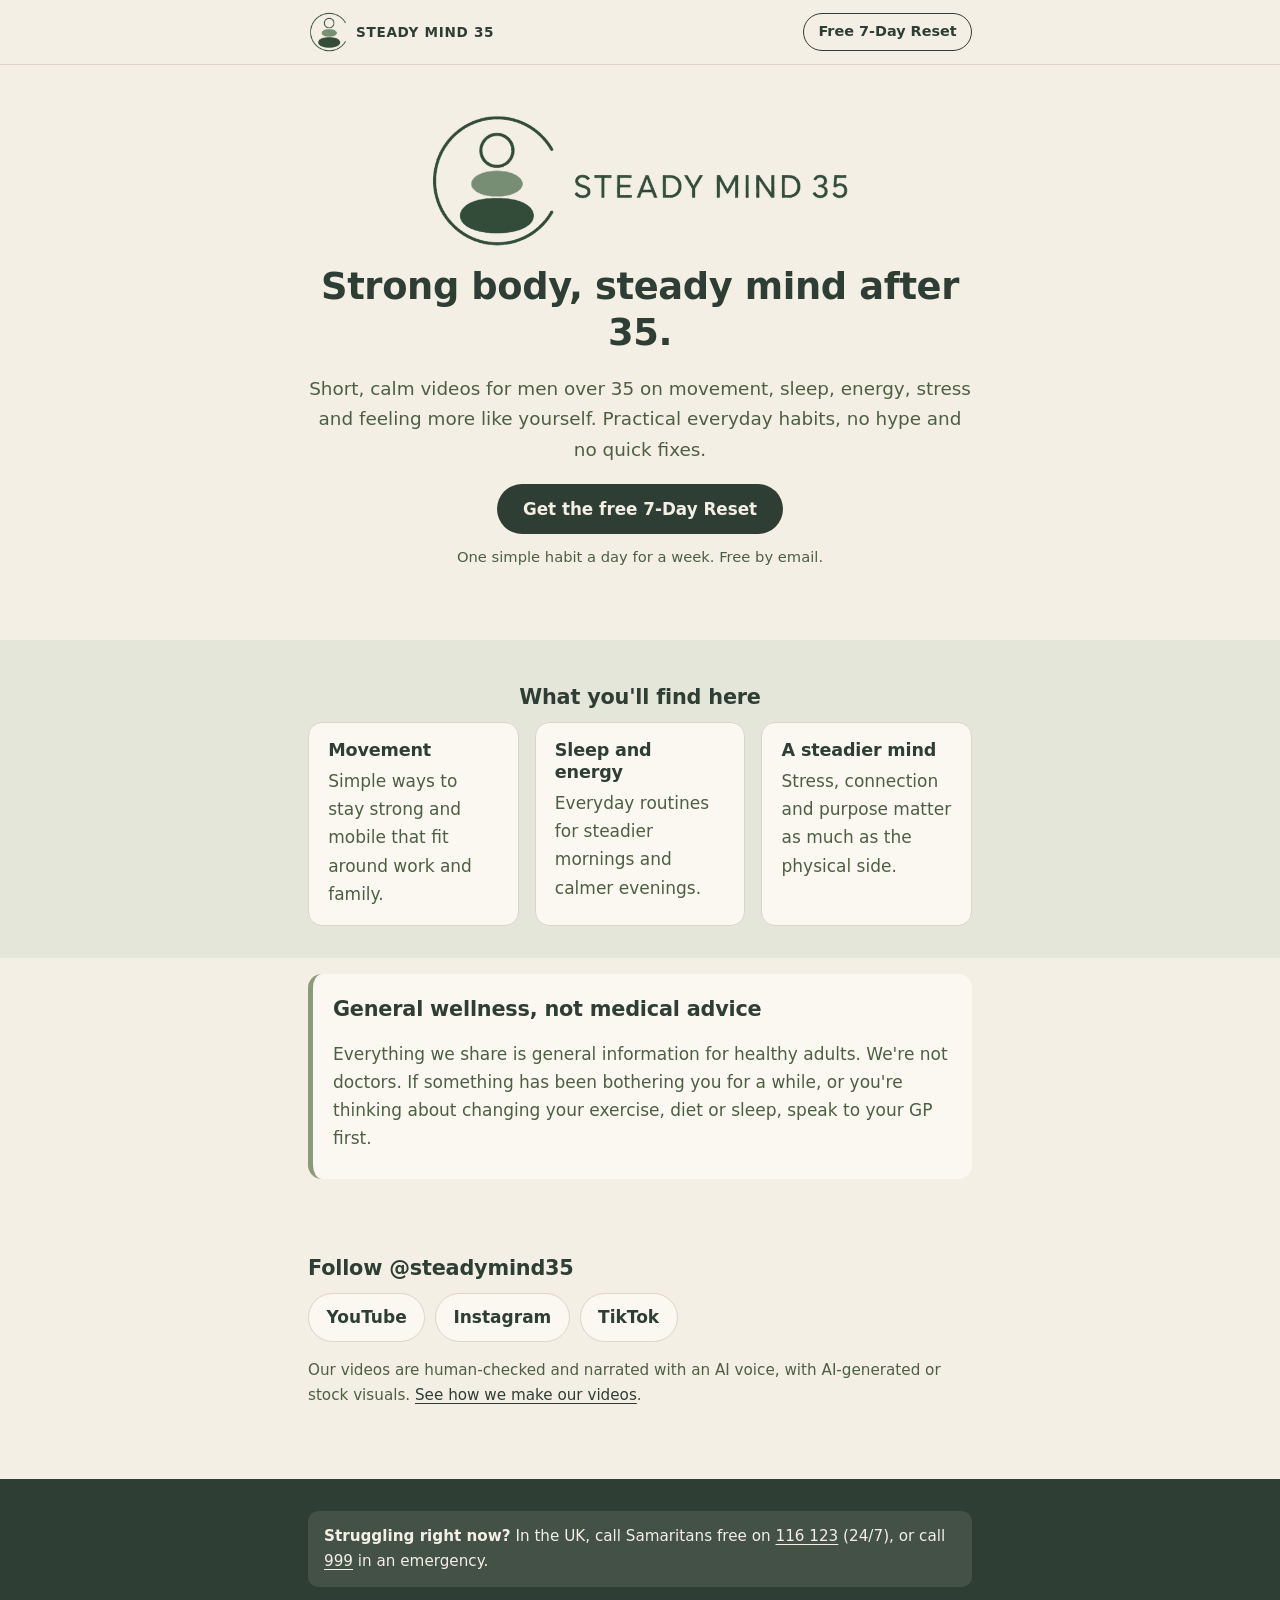
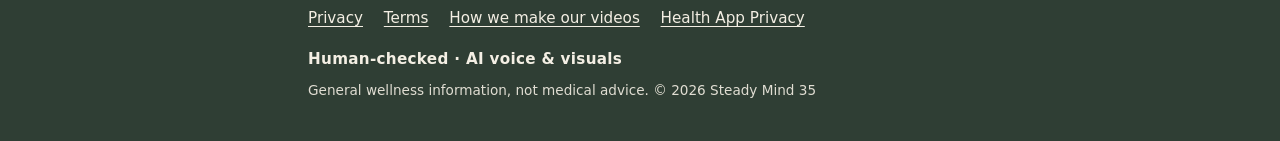
<file: index.html>
<!doctype html>
<html lang="en-GB">
<head>
<meta charset="utf-8">
<meta name="viewport" content="width=device-width, initial-scale=1">
<title>Steady Mind 35: strong body, steady mind after 35</title>
<meta name="description" content="Calm, practical wellness habits for men over 35. Get the free Steady Mind 35 7-Day Reset.">
<link rel="canonical" href="https://steadymind35.com/">
<link rel="icon" href="/favicon.ico?v=2" sizes="any">
<link rel="icon" type="image/png" sizes="32x32" href="/assets/favicon-32.png?v=2">
<link rel="apple-touch-icon" href="/assets/apple-touch-icon.png?v=2">
<meta name="theme-color" content="#2F3E34">
<link rel="stylesheet" href="/assets/style.css">
</head>
<body>
<a class="skip" href="#main">Skip to content</a>
<header class="site-header">
  <div class="wrap header-inner">
    <a class="brand" href="/" aria-label="Steady Mind 35 home"><img src="/assets/logo-mark.png" width="40" height="40" alt=""><span>Steady Mind 35</span></a>
    <a class="header-cta" href="/reset/">Free 7-Day Reset</a>
  </div>
</header>
<main id="main">
<section class="hero">
  <div class="wrap">
    <img class="hero-logo" src="/assets/logo-steady-mind-35.png" width="720" height="231" alt="Steady Mind 35 logo: a body stone and a mind stone balanced inside an open circle">
    <h1>Strong body, steady mind after 35.</h1>
    <p class="lead">Short, calm videos for men over 35 on movement, sleep, energy, stress and feeling more like yourself. Practical everyday habits, no hype and no quick fixes.</p>
    <p><a class="btn" href="/reset/">Get the free 7-Day Reset</a></p>
    <p class="btn-note">One simple habit a day for a week. Free by email.</p>
  </div>
</section>

<section class="band">
  <div class="wrap">
    <h2>What you'll find here</h2>
    <ul class="cards">
      <li><h3>Movement</h3><p>Simple ways to stay strong and mobile that fit around work and family.</p></li>
      <li><h3>Sleep and energy</h3><p>Everyday routines for steadier mornings and calmer evenings.</p></li>
      <li><h3>A steadier mind</h3><p>Stress, connection and purpose matter as much as the physical side.</p></li>
    </ul>
  </div>
</section>

<section class="wrap section">
  <div class="note">
    <h2>General wellness, not medical advice</h2>
    <p>Everything we share is general information for healthy adults. We're not doctors. If something has been bothering you for a while, or you're thinking about changing your exercise, diet or sleep, speak to your GP first.</p>
  </div>
</section>

<section class="wrap section">
  <h2>Follow @steadymind35</h2>
  <ul class="platforms">
    <li><a href="https://www.youtube.com/@steadymind35" rel="noopener">YouTube</a></li>
    <li><a href="https://www.instagram.com/steadymind35" rel="noopener">Instagram</a></li>
    <li><a href="https://www.tiktok.com/@steadymind35" rel="noopener">TikTok</a></li>
  </ul>
  <p class="muted">Our videos are human-checked and narrated with an AI voice, with AI-generated or stock visuals. <a href="/how-we-make-our-videos/">See how we make our videos</a>.</p>
</section>
</main>
<footer class="site-footer">
  <div class="wrap">
    <p class="crisis"><strong>Struggling right now?</strong> In the UK, call Samaritans free on <a href="tel:116123">116&nbsp;123</a> (24/7), or call <a href="tel:999">999</a> in an emergency.</p>
    <nav aria-label="Footer">
      <ul class="footer-links">
        <li><a href="/privacy/">Privacy</a></li>
        <li><a href="/terms/">Terms</a></li>
        <li><a href="/how-we-make-our-videos/">How we make our videos</a></li>
        <li><a href="/health-app-privacy/">Health App Privacy</a></li>
      </ul>
    </nav>
    <p class="made">Human-checked · AI voice &amp; visuals</p>
    <p class="small">General wellness information, not medical advice. © 2026 Steady Mind 35</p>
  </div>
</footer>
<script>
  window.goatcounter = {
    path: function () { return location.pathname || '/'; }
  };
</script>
<script data-goatcounter="https://steadymind35.goatcounter.com/count"
        async src="https://gc.zgo.at/count.js"
        crossorigin="anonymous"></script>
</body>
</html>
</file>
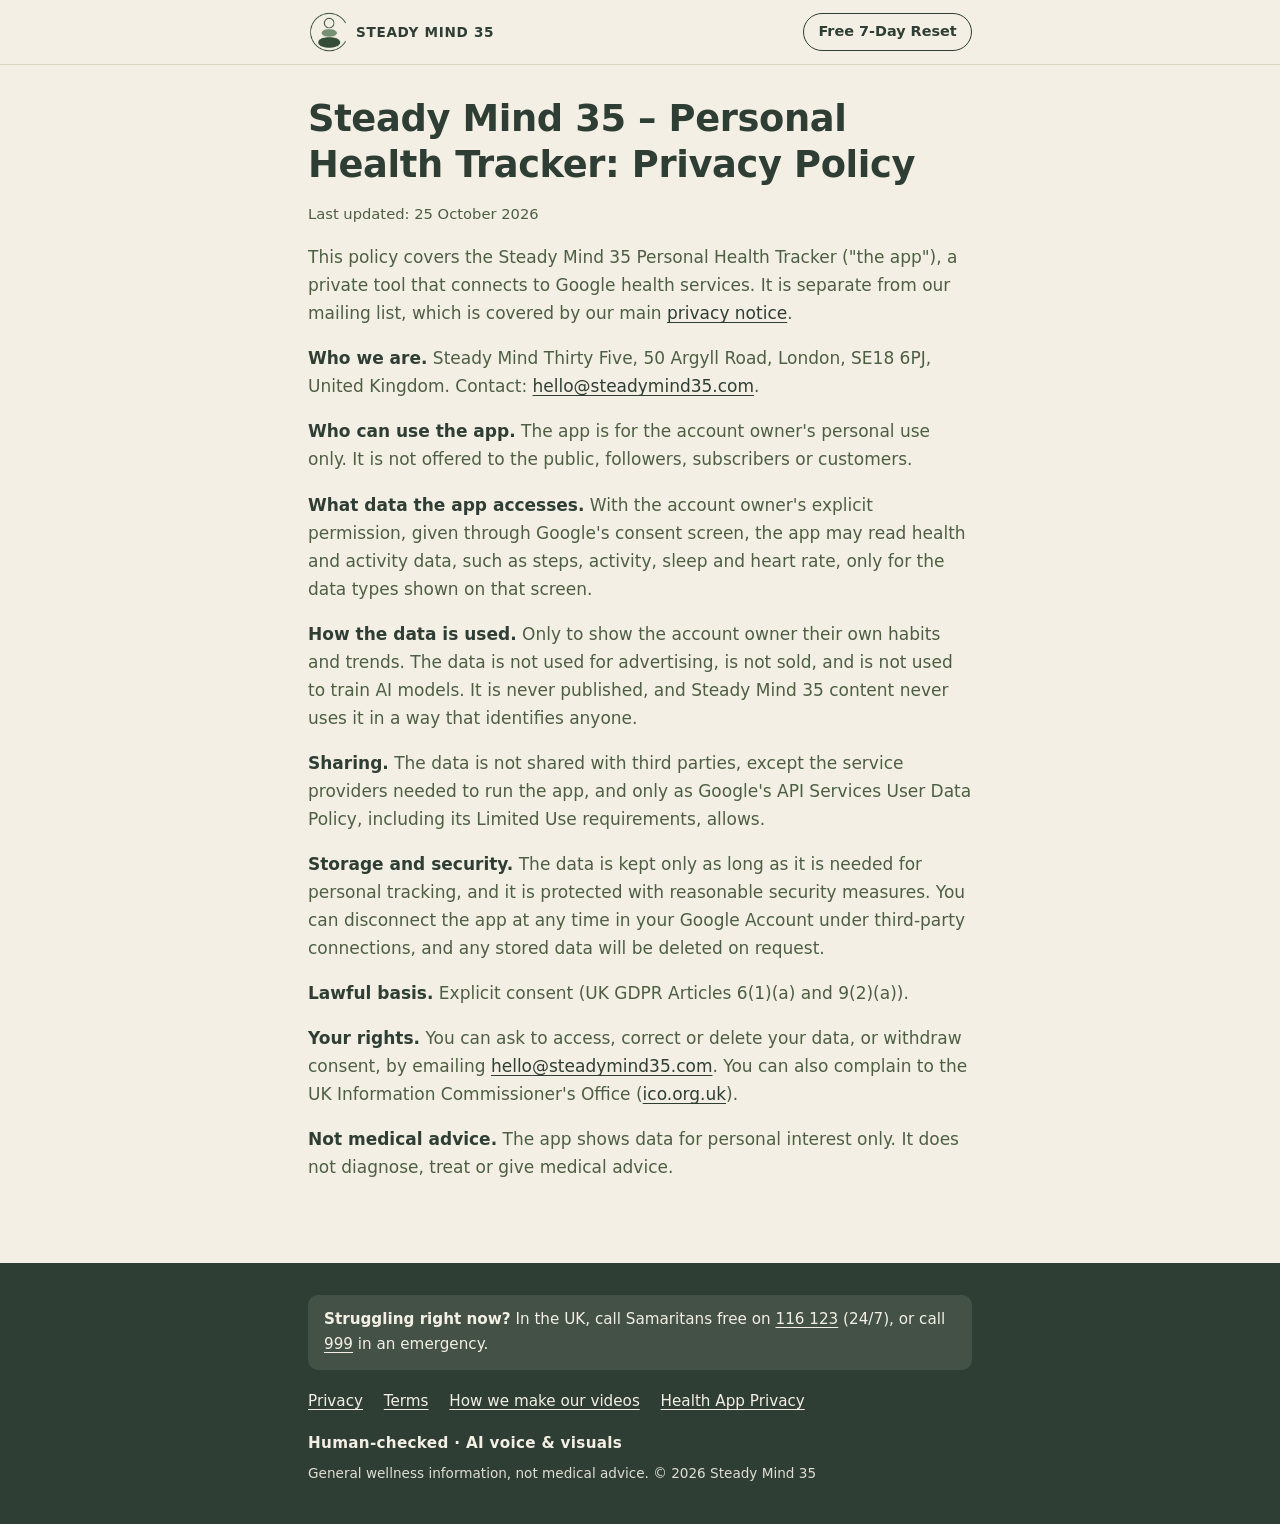
<file: health-app-privacy/index.html>
<!doctype html>
<html lang="en-GB">
<head>
<meta charset="utf-8">
<meta name="viewport" content="width=device-width, initial-scale=1">
<title>Steady Mind 35 – Personal Health Tracker: Privacy Policy</title>
<meta name="description" content="Privacy policy for the private Steady Mind 35 Personal Health Tracker app.">
<link rel="canonical" href="https://steadymind35.com/health-app-privacy/">
<link rel="icon" href="/favicon.ico?v=2" sizes="any">
<link rel="icon" type="image/png" sizes="32x32" href="/assets/favicon-32.png?v=2">
<link rel="apple-touch-icon" href="/assets/apple-touch-icon.png?v=2">
<meta name="theme-color" content="#2F3E34">
<link rel="stylesheet" href="/assets/style.css">
</head>
<body>
<a class="skip" href="#main">Skip to content</a>
<header class="site-header">
  <div class="wrap header-inner">
    <a class="brand" href="/" aria-label="Steady Mind 35 home"><img src="/assets/logo-mark.png" width="40" height="40" alt=""><span>Steady Mind 35</span></a>
    <a class="header-cta" href="/reset/">Free 7-Day Reset</a>
  </div>
</header>
<main id="main">
<article class="wrap prose">
<h1>Steady Mind 35 – Personal Health Tracker: Privacy Policy</h1>
<p class="updated">Last updated: 25 October 2026</p>
<p>This policy covers the Steady Mind 35 Personal Health Tracker ("the app"), a private tool that connects to Google health services. It is separate from our mailing list, which is covered by our main <a href="/privacy/">privacy notice</a>.</p>
<p><strong>Who we are.</strong> Steady Mind Thirty Five, 50 Argyll Road, London, SE18 6PJ, United Kingdom. Contact: <a href="mailto:hello@steadymind35.com">hello@steadymind35.com</a>.</p>
<p><strong>Who can use the app.</strong> The app is for the account owner's personal use only. It is not offered to the public, followers, subscribers or customers.</p>
<p><strong>What data the app accesses.</strong> With the account owner's explicit permission, given through Google's consent screen, the app may read health and activity data, such as steps, activity, sleep and heart rate, only for the data types shown on that screen.</p>
<p><strong>How the data is used.</strong> Only to show the account owner their own habits and trends. The data is not used for advertising, is not sold, and is not used to train AI models. It is never published, and Steady Mind 35 content never uses it in a way that identifies anyone.</p>
<p><strong>Sharing.</strong> The data is not shared with third parties, except the service providers needed to run the app, and only as Google's API Services User Data Policy, including its Limited Use requirements, allows.</p>
<p><strong>Storage and security.</strong> The data is kept only as long as it is needed for personal tracking, and it is protected with reasonable security measures. You can disconnect the app at any time in your Google Account under third-party connections, and any stored data will be deleted on request.</p>
<p><strong>Lawful basis.</strong> Explicit consent (UK GDPR Articles 6(1)(a) and 9(2)(a)).</p>
<p><strong>Your rights.</strong> You can ask to access, correct or delete your data, or withdraw consent, by emailing <a href="mailto:hello@steadymind35.com">hello@steadymind35.com</a>. You can also complain to the UK Information Commissioner's Office (<a href="https://ico.org.uk/" rel="noopener">ico.org.uk</a>).</p>
<p><strong>Not medical advice.</strong> The app shows data for personal interest only. It does not diagnose, treat or give medical advice.</p>
</article>
</main>
<footer class="site-footer">
  <div class="wrap">
    <p class="crisis"><strong>Struggling right now?</strong> In the UK, call Samaritans free on <a href="tel:116123">116&nbsp;123</a> (24/7), or call <a href="tel:999">999</a> in an emergency.</p>
    <nav aria-label="Footer">
      <ul class="footer-links">
        <li><a href="/privacy/">Privacy</a></li>
        <li><a href="/terms/">Terms</a></li>
        <li><a href="/how-we-make-our-videos/">How we make our videos</a></li>
        <li><a href="/health-app-privacy/">Health App Privacy</a></li>
      </ul>
    </nav>
    <p class="made">Human-checked · AI voice &amp; visuals</p>
    <p class="small">General wellness information, not medical advice. © 2026 Steady Mind 35</p>
  </div>
</footer>
<script>
  window.goatcounter = {
    path: function () { return location.pathname || '/'; }
  };
</script>
<script data-goatcounter="https://steadymind35.goatcounter.com/count"
        async src="https://gc.zgo.at/count.js"
        crossorigin="anonymous"></script>
</body>
</html>
</file>
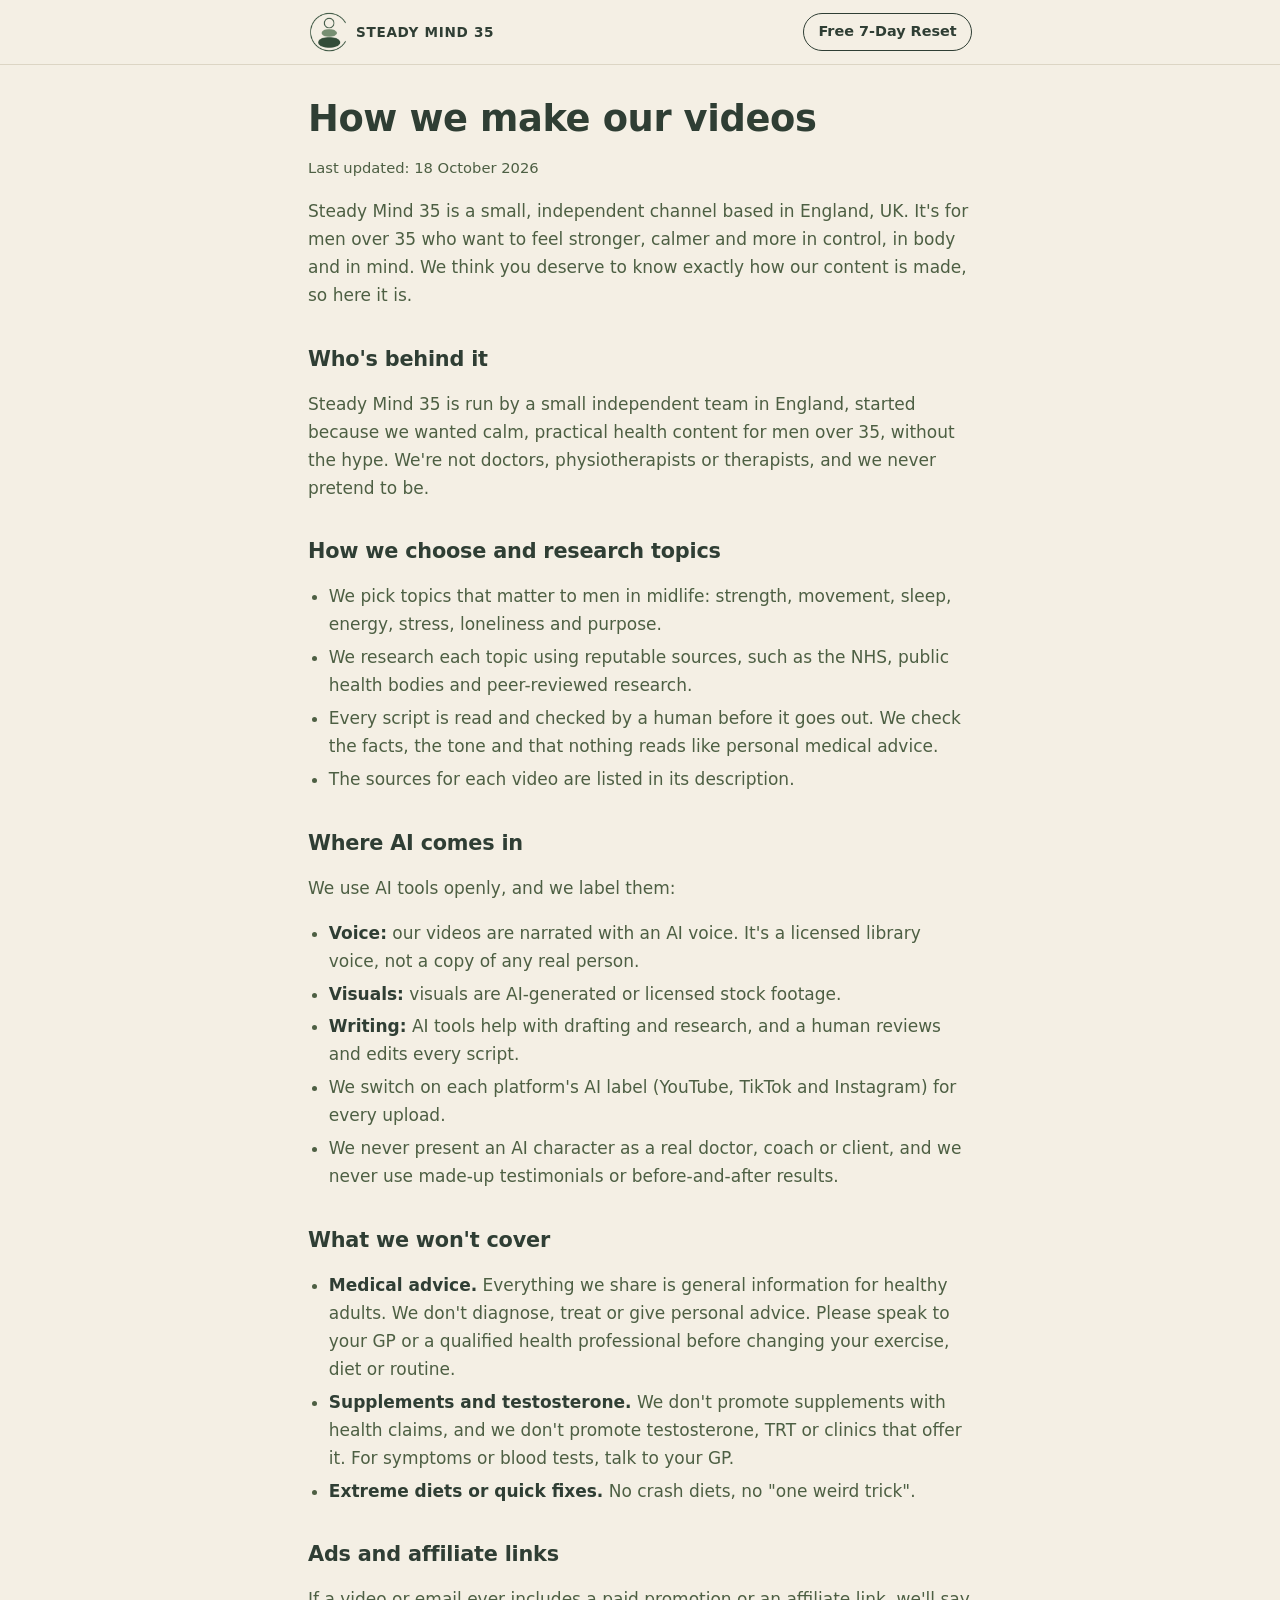
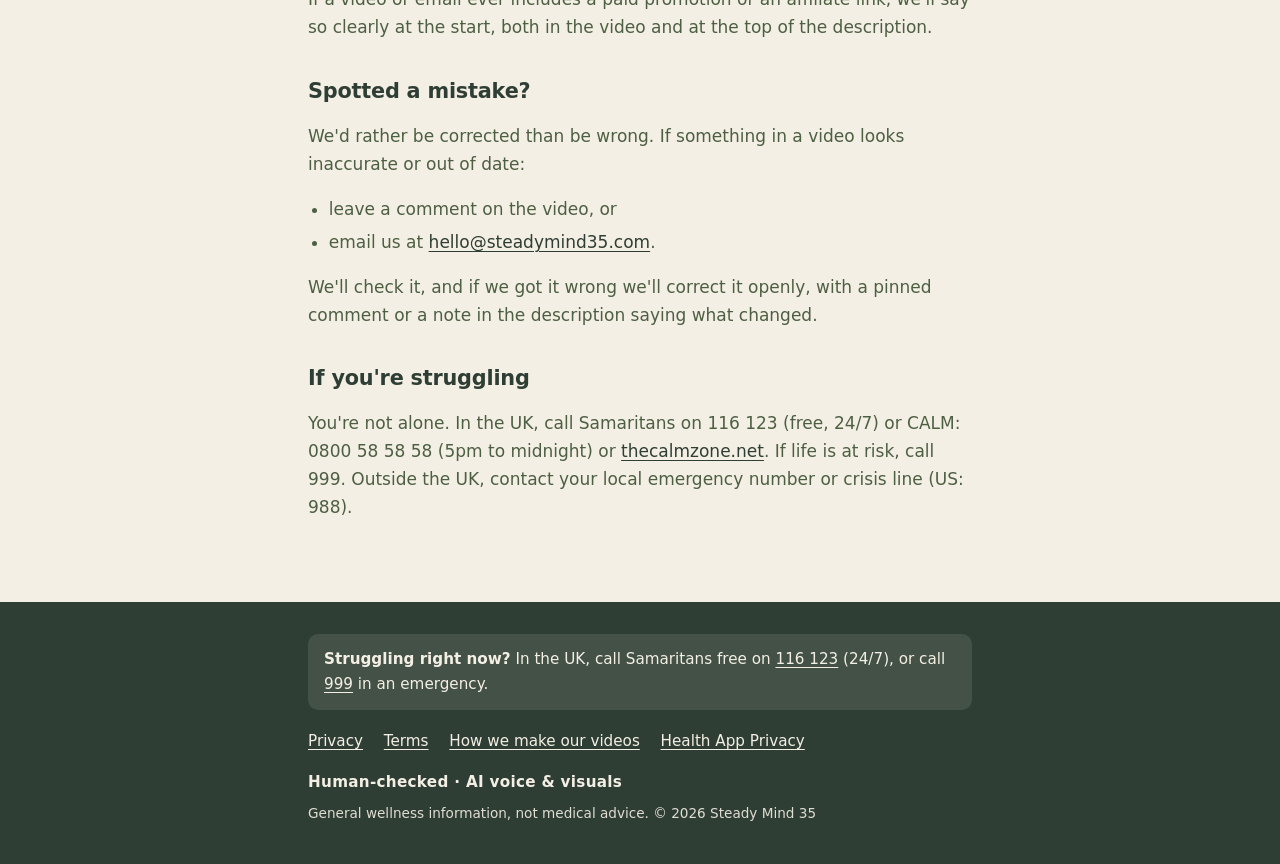
<file: how-we-make-our-videos/index.html>
<!doctype html>
<html lang="en-GB">
<head>
<meta charset="utf-8">
<meta name="viewport" content="width=device-width, initial-scale=1">
<title>How we make our videos | Steady Mind 35</title>
<meta name="description" content="How Steady Mind 35 researches, checks and makes its videos, and where AI comes in.">
<link rel="canonical" href="https://steadymind35.com/how-we-make-our-videos/">
<link rel="icon" href="/favicon.ico?v=2" sizes="any">
<link rel="icon" type="image/png" sizes="32x32" href="/assets/favicon-32.png?v=2">
<link rel="apple-touch-icon" href="/assets/apple-touch-icon.png?v=2">
<meta name="theme-color" content="#2F3E34">
<link rel="stylesheet" href="/assets/style.css">
</head>
<body>
<a class="skip" href="#main">Skip to content</a>
<header class="site-header">
  <div class="wrap header-inner">
    <a class="brand" href="/" aria-label="Steady Mind 35 home"><img src="/assets/logo-mark.png" width="40" height="40" alt=""><span>Steady Mind 35</span></a>
    <a class="header-cta" href="/reset/">Free 7-Day Reset</a>
  </div>
</header>
<main id="main">
<article class="wrap prose">
<h1>How we make our videos</h1>
<p class="updated">Last updated: 18 October 2026</p>
<p>Steady Mind 35 is a small, independent channel based in England, UK. It's for men over 35 who want to feel stronger, calmer and more in control, in body and in mind. We think you deserve to know exactly how our content is made, so here it is.</p>
<h2>Who's behind it</h2>
<p>Steady Mind 35 is run by a small independent team in England, started because we wanted calm, practical health content for men over 35, without the hype. We're not doctors, physiotherapists or therapists, and we never pretend to be.</p>
<h2>How we choose and research topics</h2>
<ul>
<li>We pick topics that matter to men in midlife: strength, movement, sleep, energy, stress, loneliness and purpose.</li>
<li>We research each topic using reputable sources, such as the NHS, public health bodies and peer-reviewed research.</li>
<li>Every script is read and checked by a human before it goes out. We check the facts, the tone and that nothing reads like personal medical advice.</li>
<li>The sources for each video are listed in its description.</li>
</ul>
<h2>Where AI comes in</h2>
<p>We use AI tools openly, and we label them:</p>
<ul>
<li><strong>Voice:</strong> our videos are narrated with an AI voice. It's a licensed library voice, not a copy of any real person.</li>
<li><strong>Visuals:</strong> visuals are AI-generated or licensed stock footage.</li>
<li><strong>Writing:</strong> AI tools help with drafting and research, and a human reviews and edits every script.</li>
<li>We switch on each platform's AI label (YouTube, TikTok and Instagram) for every upload.</li>
<li>We never present an AI character as a real doctor, coach or client, and we never use made-up testimonials or before-and-after results.</li>
</ul>
<h2>What we won't cover</h2>
<ul>
<li><strong>Medical advice.</strong> Everything we share is general information for healthy adults. We don't diagnose, treat or give personal advice. Please speak to your GP or a qualified health professional before changing your exercise, diet or routine.</li>
<li><strong>Supplements and testosterone.</strong> We don't promote supplements with health claims, and we don't promote testosterone, TRT or clinics that offer it. For symptoms or blood tests, talk to your GP.</li>
<li><strong>Extreme diets or quick fixes.</strong> No crash diets, no "one weird trick".</li>
</ul>
<h2>Ads and affiliate links</h2>
<p>If a video or email ever includes a paid promotion or an affiliate link, we'll say so clearly at the start, both in the video and at the top of the description.</p>
<h2>Spotted a mistake?</h2>
<p>We'd rather be corrected than be wrong. If something in a video looks inaccurate or out of date:</p>
<ul>
<li>leave a comment on the video, or</li>
<li>email us at <a href="mailto:hello@steadymind35.com">hello@steadymind35.com</a>.</li>
</ul>
<p>We'll check it, and if we got it wrong we'll correct it openly, with a pinned comment or a note in the description saying what changed.</p>
<h2>If you're struggling</h2>
<p>You're not alone. In the UK, call Samaritans on 116 123 (free, 24/7) or CALM: 0800 58 58 58 (5pm to midnight) or <a href="https://www.thecalmzone.net/" rel="noopener">thecalmzone.net</a>. If life is at risk, call 999. Outside the UK, contact your local emergency number or crisis line (US: 988).</p>
</article>
</main>
<footer class="site-footer">
  <div class="wrap">
    <p class="crisis"><strong>Struggling right now?</strong> In the UK, call Samaritans free on <a href="tel:116123">116&nbsp;123</a> (24/7), or call <a href="tel:999">999</a> in an emergency.</p>
    <nav aria-label="Footer">
      <ul class="footer-links">
        <li><a href="/privacy/">Privacy</a></li>
        <li><a href="/terms/">Terms</a></li>
        <li><a href="/how-we-make-our-videos/">How we make our videos</a></li>
        <li><a href="/health-app-privacy/">Health App Privacy</a></li>
      </ul>
    </nav>
    <p class="made">Human-checked · AI voice &amp; visuals</p>
    <p class="small">General wellness information, not medical advice. © 2026 Steady Mind 35</p>
  </div>
</footer>
<script>
  window.goatcounter = {
    path: function () { return location.pathname || '/'; }
  };
</script>
<script data-goatcounter="https://steadymind35.goatcounter.com/count"
        async src="https://gc.zgo.at/count.js"
        crossorigin="anonymous"></script>
</body>
</html>
</file>
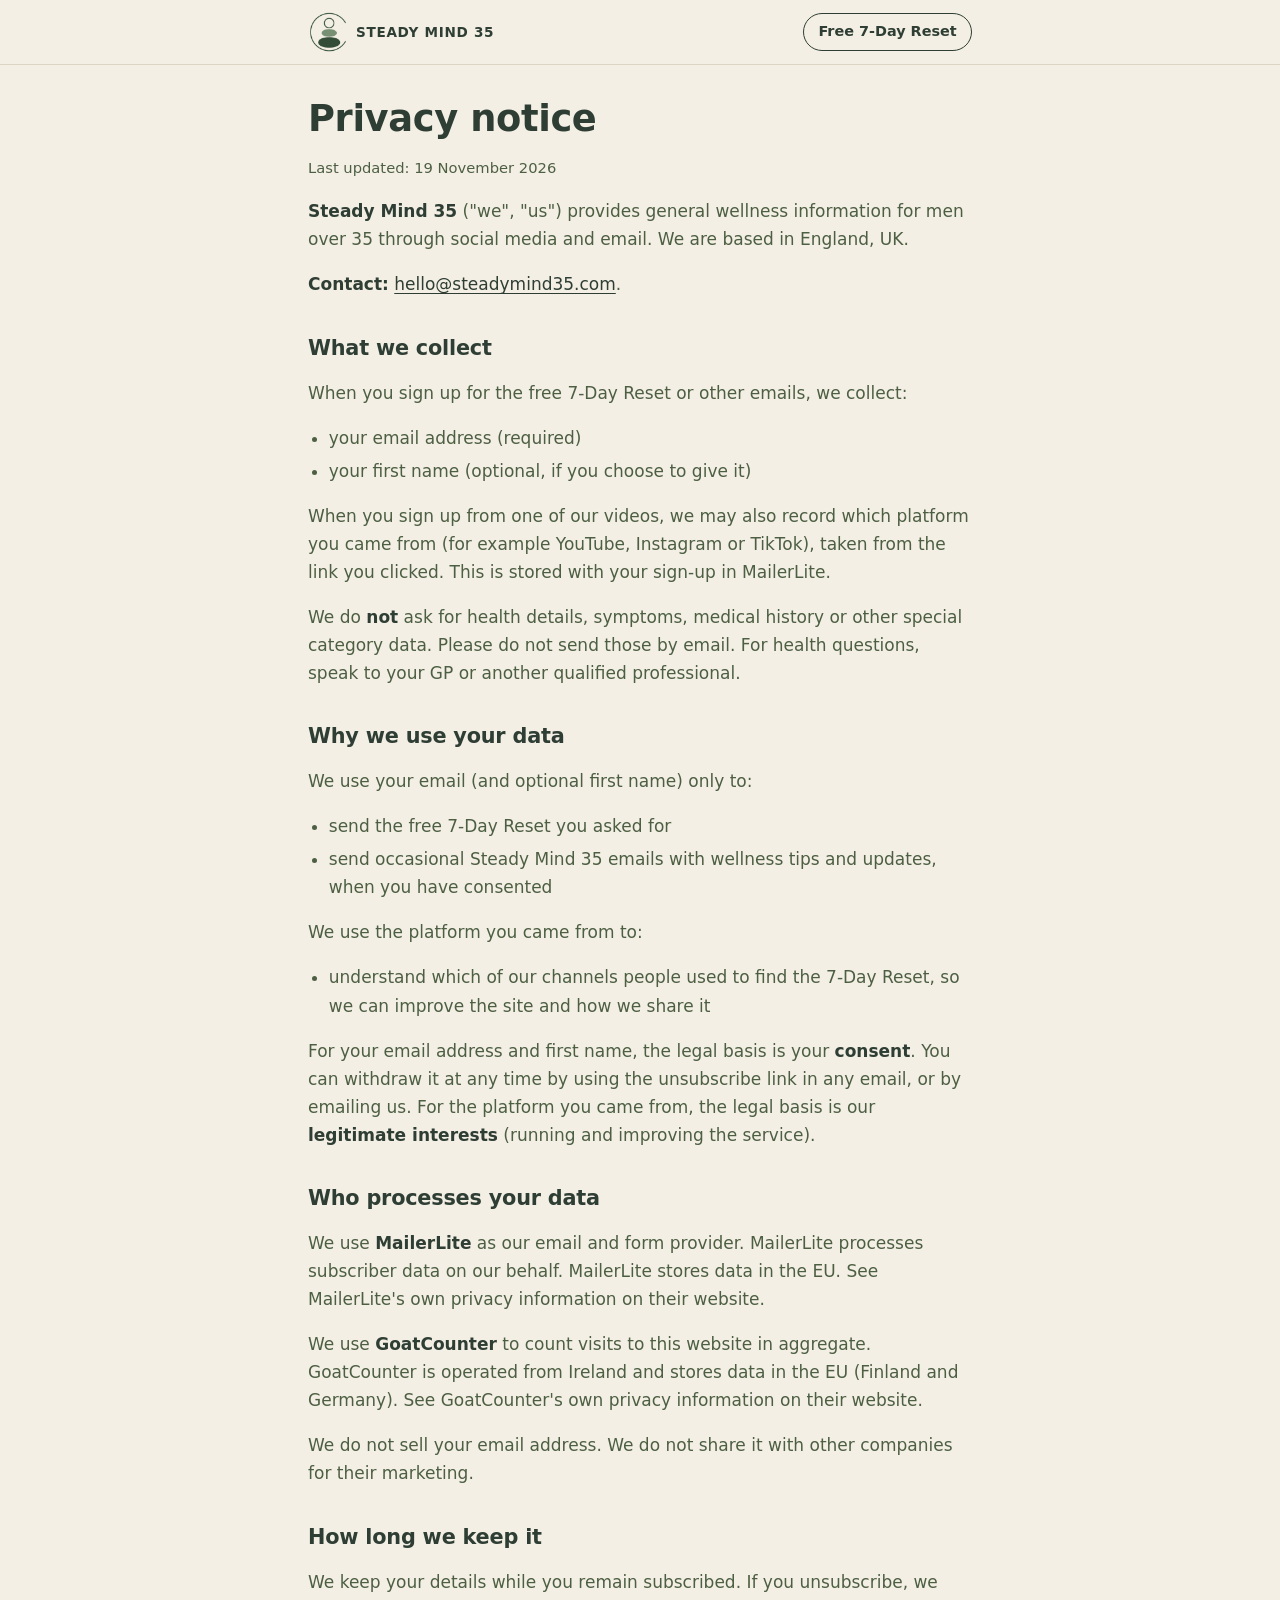
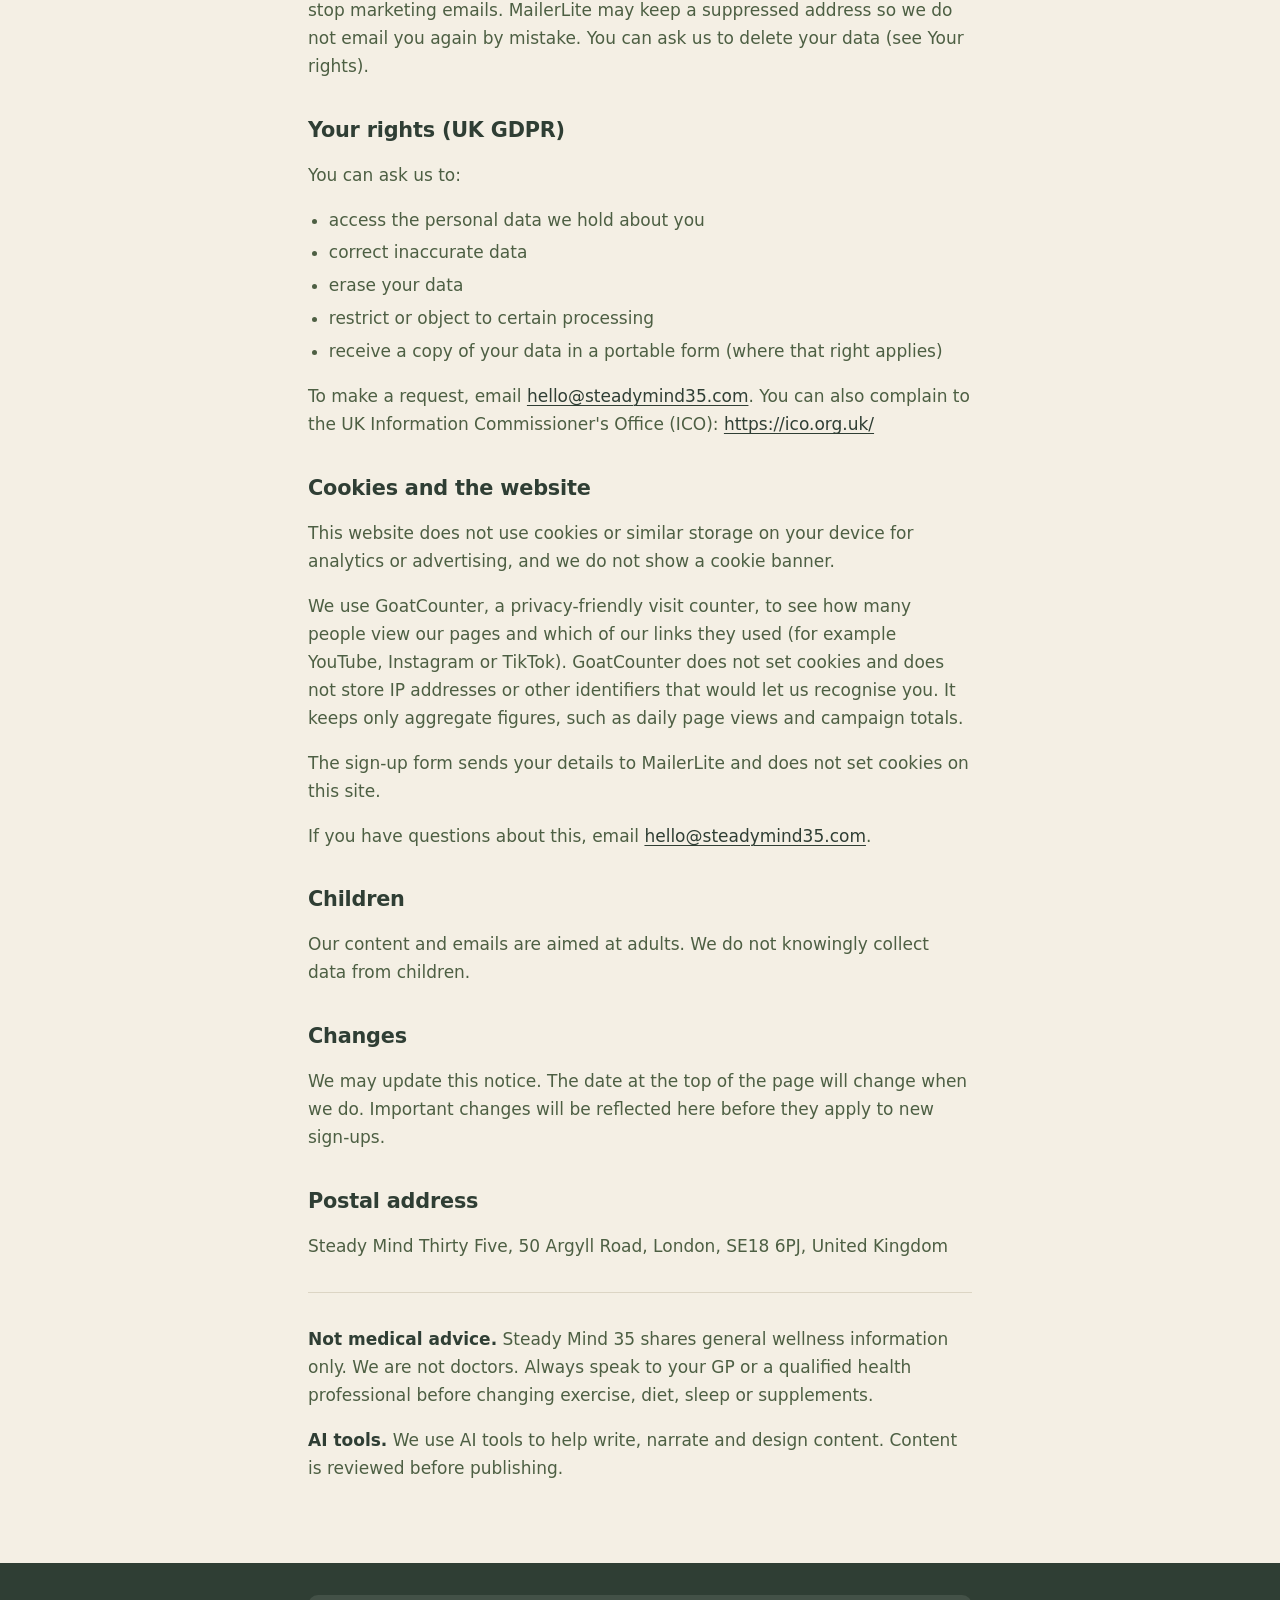
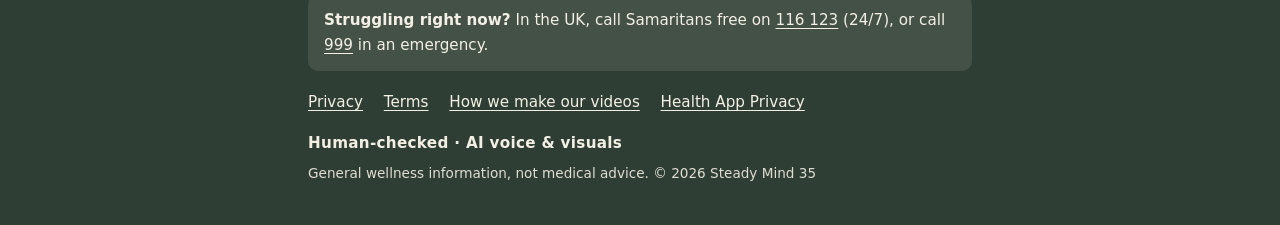
<file: privacy/index.html>
<!doctype html>
<html lang="en-GB">
<head>
<meta charset="utf-8">
<meta name="viewport" content="width=device-width, initial-scale=1">
<title>Privacy notice | Steady Mind 35</title>
<meta name="description" content="How Steady Mind 35 uses your data when you sign up for emails.">
<link rel="canonical" href="https://steadymind35.com/privacy/">
<link rel="icon" href="/favicon.ico?v=2" sizes="any">
<link rel="icon" type="image/png" sizes="32x32" href="/assets/favicon-32.png?v=2">
<link rel="apple-touch-icon" href="/assets/apple-touch-icon.png?v=2">
<meta name="theme-color" content="#2F3E34">
<link rel="stylesheet" href="/assets/style.css">
</head>
<body>
<a class="skip" href="#main">Skip to content</a>
<header class="site-header">
  <div class="wrap header-inner">
    <a class="brand" href="/" aria-label="Steady Mind 35 home"><img src="/assets/logo-mark.png" width="40" height="40" alt=""><span>Steady Mind 35</span></a>
    <a class="header-cta" href="/reset/">Free 7-Day Reset</a>
  </div>
</header>
<main id="main">
<article class="wrap prose">
<h1>Privacy notice</h1>
<p class="updated">Last updated: 19 November 2026</p>
<p><strong>Steady Mind 35</strong> ("we", "us") provides general wellness information for men over 35 through social media and email. We are based in England, UK.</p>
<p><strong>Contact:</strong> <a href="mailto:hello@steadymind35.com">hello@steadymind35.com</a>.</p>
<h2>What we collect</h2>
<p>When you sign up for the free 7-Day Reset or other emails, we collect:</p>
<ul>
<li>your email address (required)</li>
<li>your first name (optional, if you choose to give it)</li>
</ul>
<p>When you sign up from one of our videos, we may also record which platform you came from (for example YouTube, Instagram or TikTok), taken from the link you clicked. This is stored with your sign-up in MailerLite.</p>
<p>We do <strong>not</strong> ask for health details, symptoms, medical history or other special category data. Please do not send those by email. For health questions, speak to your GP or another qualified professional.</p>
<h2>Why we use your data</h2>
<p>We use your email (and optional first name) only to:</p>
<ul>
<li>send the free 7-Day Reset you asked for</li>
<li>send occasional Steady Mind 35 emails with wellness tips and updates, when you have consented</li>
</ul>
<p>We use the platform you came from to:</p>
<ul>
<li>understand which of our channels people used to find the 7-Day Reset, so we can improve the site and how we share it</li>
</ul>
<p>For your email address and first name, the legal basis is your <strong>consent</strong>. You can withdraw it at any time by using the unsubscribe link in any email, or by emailing us. For the platform you came from, the legal basis is our <strong>legitimate interests</strong> (running and improving the service).</p>
<h2>Who processes your data</h2>
<p>We use <strong>MailerLite</strong> as our email and form provider. MailerLite processes subscriber data on our behalf. MailerLite stores data in the EU. See MailerLite's own privacy information on their website.</p>
<p>We use <strong>GoatCounter</strong> to count visits to this website in aggregate. GoatCounter is operated from Ireland and stores data in the EU (Finland and Germany). See GoatCounter's own privacy information on their website.</p>
<p>We do not sell your email address. We do not share it with other companies for their marketing.</p>
<h2>How long we keep it</h2>
<p>We keep your details while you remain subscribed. If you unsubscribe, we stop marketing emails. MailerLite may keep a suppressed address so we do not email you again by mistake. You can ask us to delete your data (see Your rights).</p>
<h2>Your rights (UK GDPR)</h2>
<p>You can ask us to:</p>
<ul>
<li>access the personal data we hold about you</li>
<li>correct inaccurate data</li>
<li>erase your data</li>
<li>restrict or object to certain processing</li>
<li>receive a copy of your data in a portable form (where that right applies)</li>
</ul>
<p>To make a request, email <a href="mailto:hello@steadymind35.com">hello@steadymind35.com</a>. You can also complain to the UK Information Commissioner's Office (ICO): <a href="https://ico.org.uk/" rel="noopener">https://ico.org.uk/</a></p>
<h2>Cookies and the website</h2>
<p>This website does not use cookies or similar storage on your device for analytics or advertising, and we do not show a cookie banner.</p>
<p>We use GoatCounter, a privacy-friendly visit counter, to see how many people view our pages and which of our links they used (for example YouTube, Instagram or TikTok). GoatCounter does not set cookies and does not store IP addresses or other identifiers that would let us recognise you. It keeps only aggregate figures, such as daily page views and campaign totals.</p>
<p>The sign-up form sends your details to MailerLite and does not set cookies on this site.</p>
<p>If you have questions about this, email <a href="mailto:hello@steadymind35.com">hello@steadymind35.com</a>.</p>
<h2>Children</h2>
<p>Our content and emails are aimed at adults. We do not knowingly collect data from children.</p>
<h2>Changes</h2>
<p>We may update this notice. The date at the top of the page will change when we do. Important changes will be reflected here before they apply to new sign-ups.</p>
<h2>Postal address</h2>
<p>Steady Mind Thirty Five, 50 Argyll Road, London, SE18 6PJ, United Kingdom</p>
<hr />
<p><strong>Not medical advice.</strong> Steady Mind 35 shares general wellness information only. We are not doctors. Always speak to your GP or a qualified health professional before changing exercise, diet, sleep or supplements.</p>
<p><strong>AI tools.</strong> We use AI tools to help write, narrate and design content. Content is reviewed before publishing.</p>
</article>
</main>
<footer class="site-footer">
  <div class="wrap">
    <p class="crisis"><strong>Struggling right now?</strong> In the UK, call Samaritans free on <a href="tel:116123">116&nbsp;123</a> (24/7), or call <a href="tel:999">999</a> in an emergency.</p>
    <nav aria-label="Footer">
      <ul class="footer-links">
        <li><a href="/privacy/">Privacy</a></li>
        <li><a href="/terms/">Terms</a></li>
        <li><a href="/how-we-make-our-videos/">How we make our videos</a></li>
        <li><a href="/health-app-privacy/">Health App Privacy</a></li>
      </ul>
    </nav>
    <p class="made">Human-checked · AI voice &amp; visuals</p>
    <p class="small">General wellness information, not medical advice. © 2026 Steady Mind 35</p>
  </div>
</footer>
<script>
  window.goatcounter = {
    path: function () { return location.pathname || '/'; }
  };
</script>
<script data-goatcounter="https://steadymind35.goatcounter.com/count"
        async src="https://gc.zgo.at/count.js"
        crossorigin="anonymous"></script>
</body>
</html>
</file>
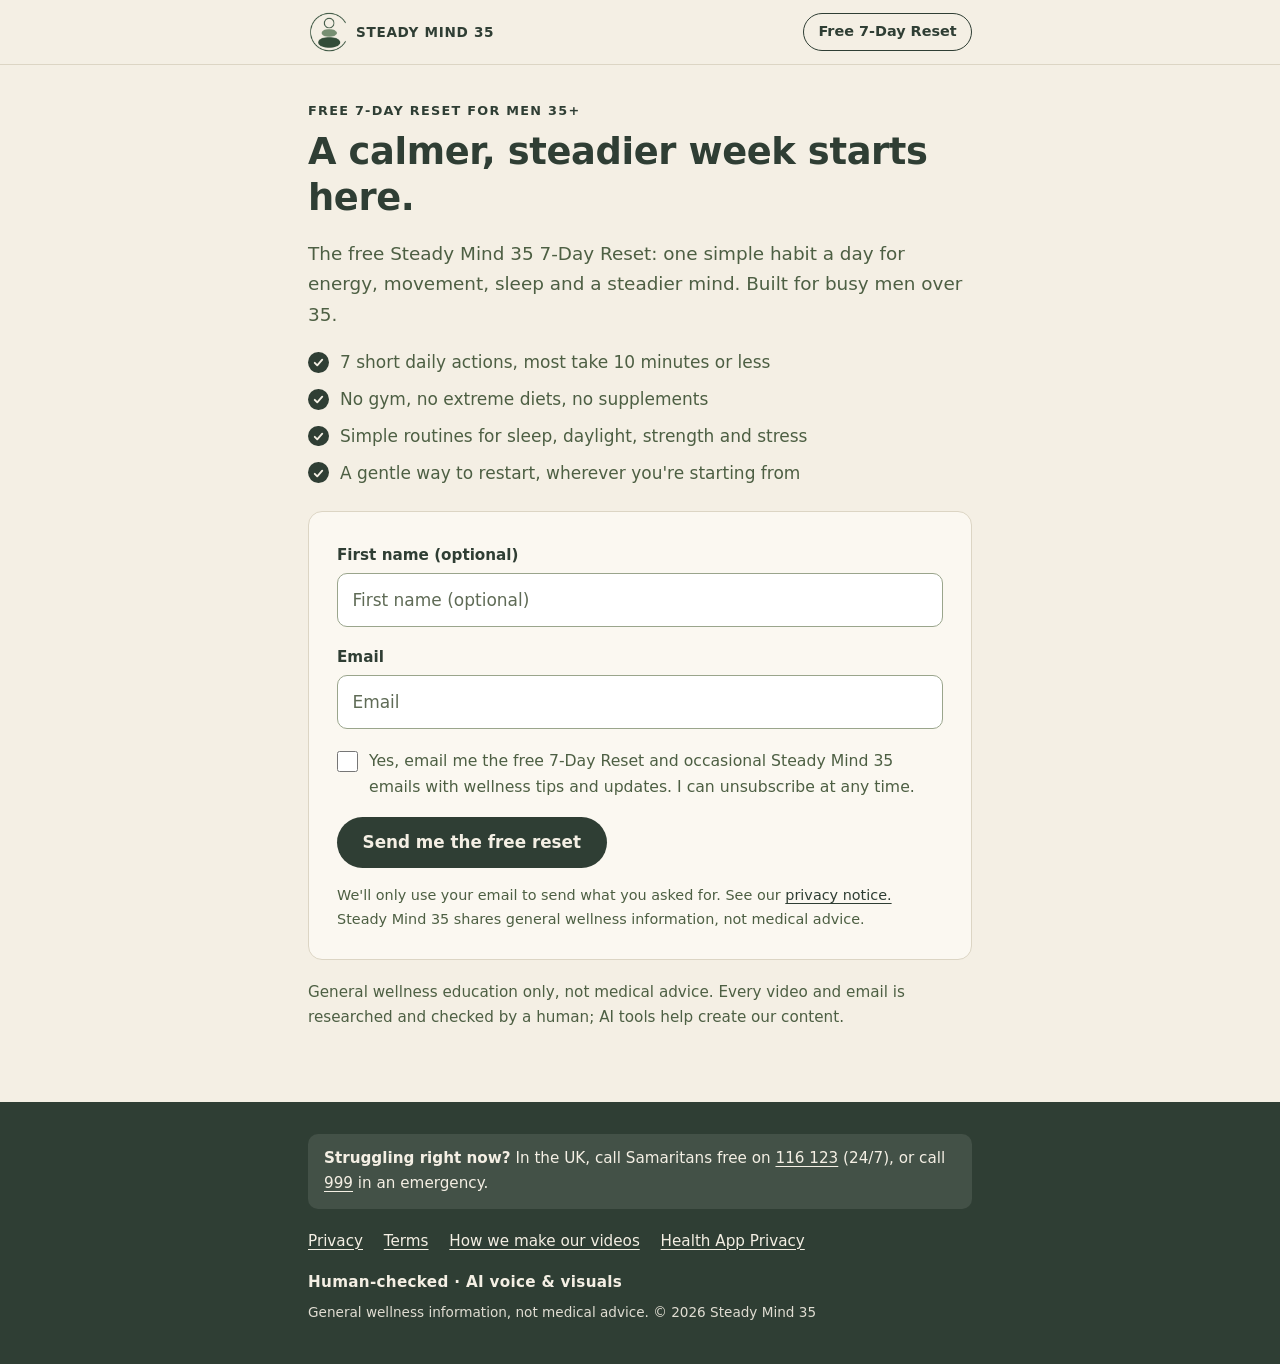
<file: reset/index.html>
<!doctype html>
<html lang="en-GB">
<head>
<meta charset="utf-8">
<meta name="viewport" content="width=device-width, initial-scale=1">
<title>Free 7-Day Reset for Men 35+ | Steady Mind 35</title>
<meta name="description" content="The free Steady Mind 35 7-Day Reset: one simple habit a day for energy, movement, sleep and a steadier mind.">
<link rel="canonical" href="https://steadymind35.com/reset/">
<link rel="icon" href="/favicon.ico?v=2" sizes="any">
<link rel="icon" type="image/png" sizes="32x32" href="/assets/favicon-32.png?v=2">
<link rel="apple-touch-icon" href="/assets/apple-touch-icon.png?v=2">
<meta name="theme-color" content="#2F3E34">
<link rel="stylesheet" href="/assets/style.css">
</head>
<body>
<a class="skip" href="#main">Skip to content</a>
<header class="site-header">
  <div class="wrap header-inner">
    <a class="brand" href="/" aria-label="Steady Mind 35 home"><img src="/assets/logo-mark.png" width="40" height="40" alt=""><span>Steady Mind 35</span></a>
    <a class="header-cta" href="/reset/">Free 7-Day Reset</a>
  </div>
</header>
<main id="main">
<section class="wrap section reset">
  <p class="eyebrow">Free 7-Day Reset for Men 35+</p>
  <h1>A calmer, steadier week starts here.</h1>
  <p class="lead">The free Steady Mind 35 7-Day Reset: one simple habit a day for energy, movement, sleep and a steadier mind. Built for busy men over 35.</p>
  <ul class="ticks">
    <li>7 short daily actions, most take 10 minutes or less</li>
    <li>No gym, no extreme diets, no supplements</li>
    <li>Simple routines for sleep, daylight, strength and stress</li>
    <li>A gentle way to restart, wherever you're starting from</li>
  </ul>

  <div class="form-card">
    <!--
      MailerLite embedded form "7-Day Reset – website" (id 202292135853032749, slug oi5JC7),
      adds sign-ups to the "7-Day Reset" group with double opt-in. Field names follow MailerLite's
      embedded-form HTML. The consent tick is stored in the custom field "Reset consent" (reset_consent).
      /assets/reset.js submits it without loading MailerLite's universal.js, so no cookies are set.
    -->
    <form id="reset-form" class="signup" method="post" novalidate
          action="https://assets.mailerlite.com/jsonp/2718705/forms/202292135853032749/subscribe"
          data-thank-you="/reset/thank-you/">
      <p class="form-error" role="alert" hidden>Something went wrong, please try again</p>
      <label for="f-name">First name (optional)</label>
      <input id="f-name" type="text" name="fields[name]" placeholder="First name (optional)" autocomplete="given-name">
      <label for="f-email">Email</label>
      <input id="f-email" type="email" name="fields[email]" placeholder="Email" autocomplete="email" required>
      <div class="consent">
        <input id="f-consent" type="checkbox" name="fields[reset_consent]" value="Yes: email me the free 7-Day Reset and occasional Steady Mind 35 emails with wellness tips and updates. I can unsubscribe at any time." required>
        <label for="f-consent">Yes, email me the free 7-Day Reset and occasional Steady Mind 35 emails with wellness tips and updates. I can unsubscribe at any time.</label>
      </div>
      <input type="hidden" name="ml-submit" value="1">
      <input type="hidden" name="anticsrf" value="true">
      <input type="hidden" name="fields[utm_source]" value="">
      <input type="hidden" name="fields[utm_medium]" value="">
      <input type="hidden" name="fields[utm_campaign]" value="">
      <button type="submit" class="btn">Send me the free reset</button>
    </form>
    <p class="form-small">We'll only use your email to send what you asked for. See our <a href="/privacy/">privacy notice.</a> Steady Mind 35 shares general wellness information, not medical advice.</p>
  </div>
  <p class="muted">General wellness education only, not medical advice. Every video and email is researched and checked by a human; AI tools help create our content.</p>
</section>
</main>
<footer class="site-footer">
  <div class="wrap">
    <p class="crisis"><strong>Struggling right now?</strong> In the UK, call Samaritans free on <a href="tel:116123">116&nbsp;123</a> (24/7), or call <a href="tel:999">999</a> in an emergency.</p>
    <nav aria-label="Footer">
      <ul class="footer-links">
        <li><a href="/privacy/">Privacy</a></li>
        <li><a href="/terms/">Terms</a></li>
        <li><a href="/how-we-make-our-videos/">How we make our videos</a></li>
        <li><a href="/health-app-privacy/">Health App Privacy</a></li>
      </ul>
    </nav>
    <p class="made">Human-checked · AI voice &amp; visuals</p>
    <p class="small">General wellness information, not medical advice. © 2026 Steady Mind 35</p>
  </div>
</footer>
<script src="/assets/reset.js" defer></script>
<script>
  window.goatcounter = {
    path: function () { return location.pathname || '/'; }
  };
</script>
<script data-goatcounter="https://steadymind35.goatcounter.com/count"
        async src="https://gc.zgo.at/count.js"
        crossorigin="anonymous"></script>
</body>
</html>
</file>
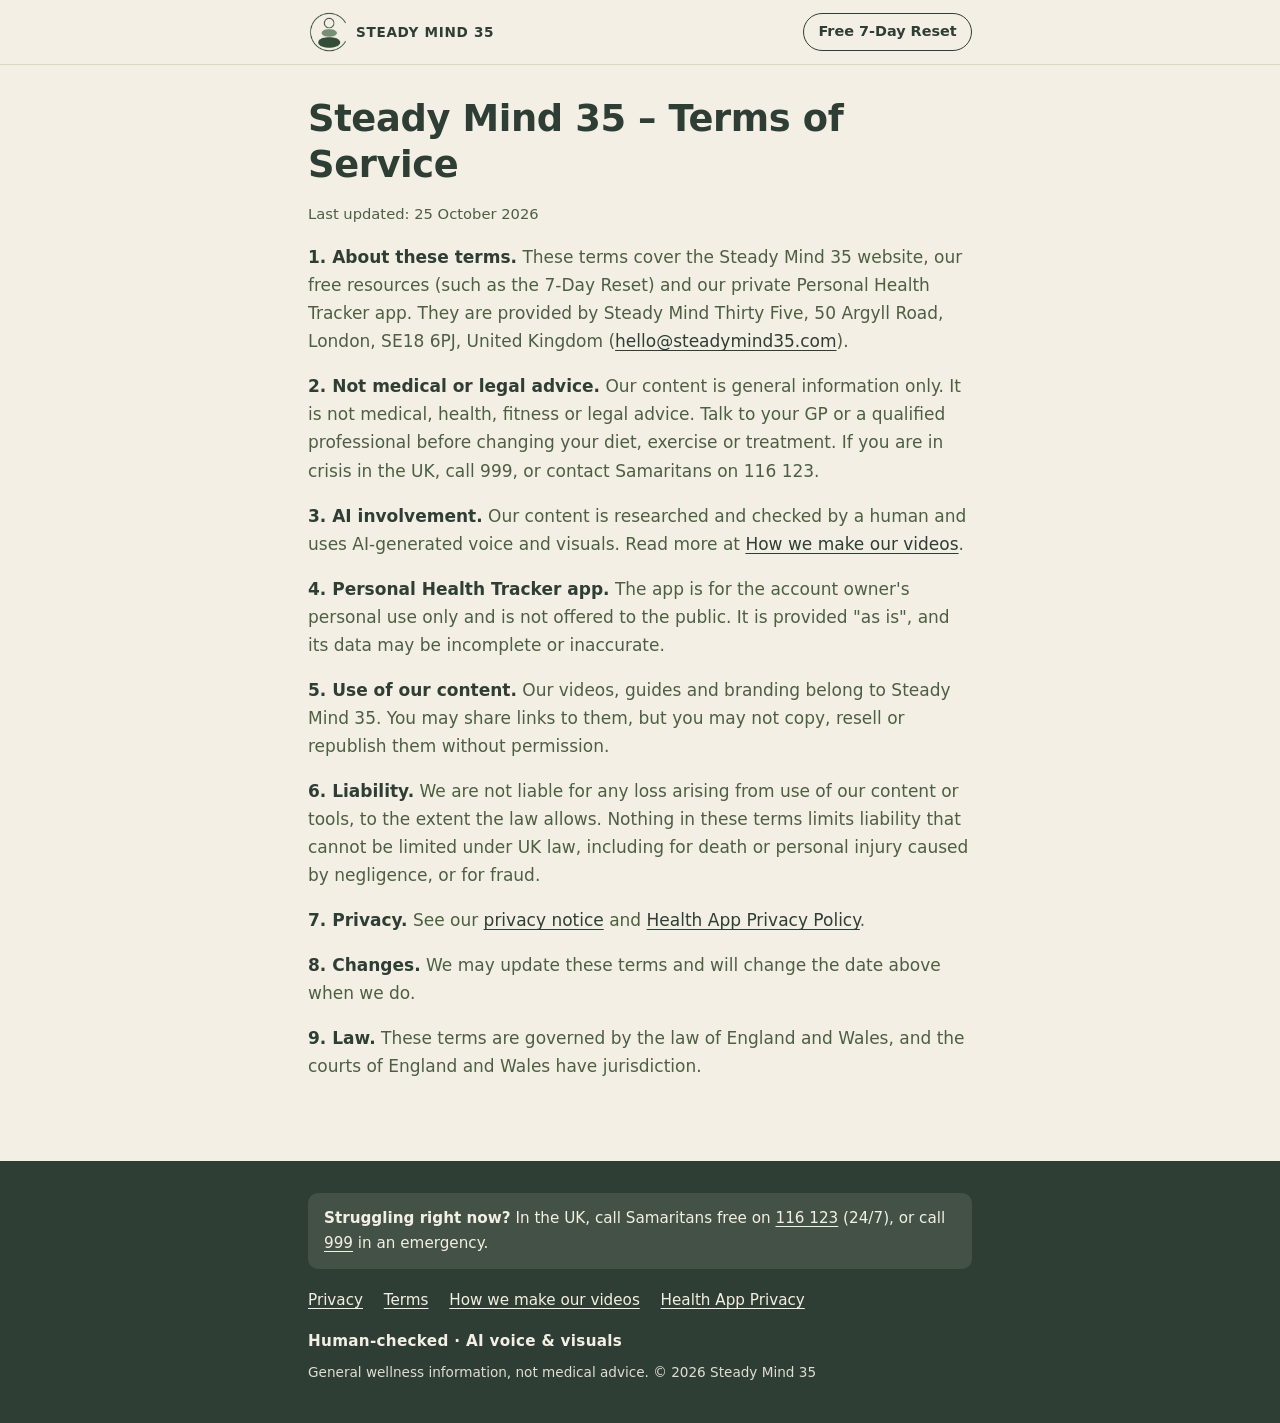
<file: terms/index.html>
<!doctype html>
<html lang="en-GB">
<head>
<meta charset="utf-8">
<meta name="viewport" content="width=device-width, initial-scale=1">
<title>Steady Mind 35 – Terms of Service</title>
<meta name="description" content="Terms of service for the Steady Mind 35 website, free resources and private app.">
<link rel="canonical" href="https://steadymind35.com/terms/">
<link rel="icon" href="/favicon.ico?v=2" sizes="any">
<link rel="icon" type="image/png" sizes="32x32" href="/assets/favicon-32.png?v=2">
<link rel="apple-touch-icon" href="/assets/apple-touch-icon.png?v=2">
<meta name="theme-color" content="#2F3E34">
<link rel="stylesheet" href="/assets/style.css">
</head>
<body>
<a class="skip" href="#main">Skip to content</a>
<header class="site-header">
  <div class="wrap header-inner">
    <a class="brand" href="/" aria-label="Steady Mind 35 home"><img src="/assets/logo-mark.png" width="40" height="40" alt=""><span>Steady Mind 35</span></a>
    <a class="header-cta" href="/reset/">Free 7-Day Reset</a>
  </div>
</header>
<main id="main">
<article class="wrap prose">
<h1>Steady Mind 35 – Terms of Service</h1>
<p class="updated">Last updated: 25 October 2026</p>
<p><strong>1. About these terms.</strong> These terms cover the Steady Mind 35 website, our free resources (such as the 7-Day Reset) and our private Personal Health Tracker app. They are provided by Steady Mind Thirty Five, 50 Argyll Road, London, SE18 6PJ, United Kingdom (<a href="mailto:hello@steadymind35.com">hello@steadymind35.com</a>).</p>
<p><strong>2. Not medical or legal advice.</strong> Our content is general information only. It is not medical, health, fitness or legal advice. Talk to your GP or a qualified professional before changing your diet, exercise or treatment. If you are in crisis in the UK, call 999, or contact Samaritans on 116 123.</p>
<p><strong>3. AI involvement.</strong> Our content is researched and checked by a human and uses AI-generated voice and visuals. Read more at <a href="/how-we-make-our-videos/">How we make our videos</a>.</p>
<p><strong>4. Personal Health Tracker app.</strong> The app is for the account owner's personal use only and is not offered to the public. It is provided "as is", and its data may be incomplete or inaccurate.</p>
<p><strong>5. Use of our content.</strong> Our videos, guides and branding belong to Steady Mind 35. You may share links to them, but you may not copy, resell or republish them without permission.</p>
<p><strong>6. Liability.</strong> We are not liable for any loss arising from use of our content or tools, to the extent the law allows. Nothing in these terms limits liability that cannot be limited under UK law, including for death or personal injury caused by negligence, or for fraud.</p>
<p><strong>7. Privacy.</strong> See our <a href="/privacy/">privacy notice</a> and <a href="/health-app-privacy/">Health App Privacy Policy</a>.</p>
<p><strong>8. Changes.</strong> We may update these terms and will change the date above when we do.</p>
<p><strong>9. Law.</strong> These terms are governed by the law of England and Wales, and the courts of England and Wales have jurisdiction.</p>
</article>
</main>
<footer class="site-footer">
  <div class="wrap">
    <p class="crisis"><strong>Struggling right now?</strong> In the UK, call Samaritans free on <a href="tel:116123">116&nbsp;123</a> (24/7), or call <a href="tel:999">999</a> in an emergency.</p>
    <nav aria-label="Footer">
      <ul class="footer-links">
        <li><a href="/privacy/">Privacy</a></li>
        <li><a href="/terms/">Terms</a></li>
        <li><a href="/how-we-make-our-videos/">How we make our videos</a></li>
        <li><a href="/health-app-privacy/">Health App Privacy</a></li>
      </ul>
    </nav>
    <p class="made">Human-checked · AI voice &amp; visuals</p>
    <p class="small">General wellness information, not medical advice. © 2026 Steady Mind 35</p>
  </div>
</footer>
<script>
  window.goatcounter = {
    path: function () { return location.pathname || '/'; }
  };
</script>
<script data-goatcounter="https://steadymind35.goatcounter.com/count"
        async src="https://gc.zgo.at/count.js"
        crossorigin="anonymous"></script>
</body>
</html>
</file>
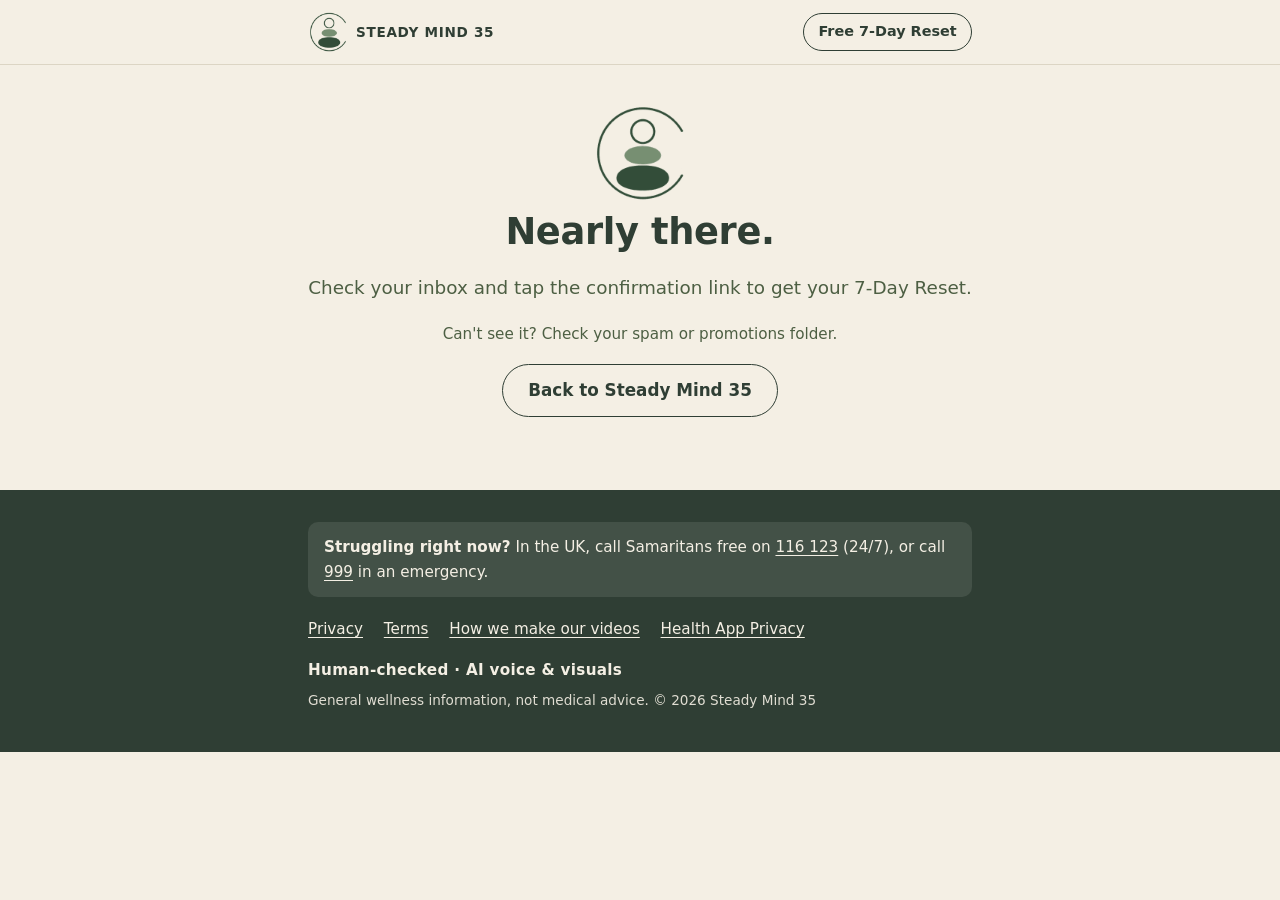
<file: reset/thank-you/index.html>
<!doctype html>
<html lang="en-GB">
<head>
<meta charset="utf-8">
<meta name="viewport" content="width=device-width, initial-scale=1">
<title>Nearly there | Steady Mind 35</title>
<meta name="description" content="Confirm your email to get the free 7-Day Reset.">
<meta name="robots" content="noindex">
<link rel="canonical" href="https://steadymind35.com/reset/thank-you/">
<link rel="icon" href="/favicon.ico?v=2" sizes="any">
<link rel="icon" type="image/png" sizes="32x32" href="/assets/favicon-32.png?v=2">
<link rel="apple-touch-icon" href="/assets/apple-touch-icon.png?v=2">
<meta name="theme-color" content="#2F3E34">
<link rel="stylesheet" href="/assets/style.css">
</head>
<body>
<a class="skip" href="#main">Skip to content</a>
<header class="site-header">
  <div class="wrap header-inner">
    <a class="brand" href="/" aria-label="Steady Mind 35 home"><img src="/assets/logo-mark.png" width="40" height="40" alt=""><span>Steady Mind 35</span></a>
    <a class="header-cta" href="/reset/">Free 7-Day Reset</a>
  </div>
</header>
<main id="main">
<section class="wrap section center">
  <img src="/assets/logo-mark.png" width="96" height="96" alt="">
  <h1>Nearly there.</h1>
  <p class="lead">Check your inbox and tap the confirmation link to get your 7-Day Reset.</p>
  <p class="muted">Can't see it? Check your spam or promotions folder.</p>
  <p><a class="btn btn-ghost" href="/">Back to Steady Mind 35</a></p>
</section>
</main>
<footer class="site-footer">
  <div class="wrap">
    <p class="crisis"><strong>Struggling right now?</strong> In the UK, call Samaritans free on <a href="tel:116123">116&nbsp;123</a> (24/7), or call <a href="tel:999">999</a> in an emergency.</p>
    <nav aria-label="Footer">
      <ul class="footer-links">
        <li><a href="/privacy/">Privacy</a></li>
        <li><a href="/terms/">Terms</a></li>
        <li><a href="/how-we-make-our-videos/">How we make our videos</a></li>
        <li><a href="/health-app-privacy/">Health App Privacy</a></li>
      </ul>
    </nav>
    <p class="made">Human-checked · AI voice &amp; visuals</p>
    <p class="small">General wellness information, not medical advice. © 2026 Steady Mind 35</p>
  </div>
</footer>
<script>
  window.goatcounter = {
    path: function () { return location.pathname || '/'; }
  };
</script>
<script data-goatcounter="https://steadymind35.goatcounter.com/count"
        async src="https://gc.zgo.at/count.js"
        crossorigin="anonymous"></script>
</body>
</html>
</file>
<file: assets/style.css>
/* Steady Mind 35 – shared stylesheet. Mobile-first, no web fonts (system stack; Inter used if installed). */
:root{
  --forest:#2F3E34; --sage:#8A9A7B; --text:#4D5F43; --cream:#F4EFE4;
  --paper:#FBF8F1; --line:#DCD5C4; --sage-soft:#E4E6D9;
  --radius:14px; --max:44rem;
  font-size:100%;
}
*,*::before,*::after{box-sizing:border-box}
html{-webkit-text-size-adjust:100%}
body{margin:0;background:var(--cream);color:var(--text);
  font-family:Inter,ui-sans-serif,system-ui,-apple-system,"Segoe UI",Roboto,"Helvetica Neue",Arial,sans-serif;
  font-size:1.0625rem;line-height:1.65}
img{max-width:100%;height:auto;display:block}
a{color:var(--forest);text-decoration-thickness:1px;text-underline-offset:.18em}
a:hover{text-decoration-thickness:2px}
:focus-visible{outline:3px solid var(--forest);outline-offset:3px;border-radius:4px}
h1,h2,h3{color:var(--forest);line-height:1.25;font-weight:650;letter-spacing:-.01em}
h1{font-size:1.85rem;margin:.2em 0 .5em}
h2{font-size:1.3rem;margin:1.8em 0 .5em}
h3{font-size:1.1rem;margin:0 0 .3em}
.wrap{max-width:var(--max);margin:0 auto;padding:0 1.25rem}
.skip{position:absolute;left:-999px;top:0;background:var(--forest);color:var(--cream);padding:.6rem 1rem;z-index:10}
.skip:focus{left:1rem;top:1rem}

/* header */
.site-header{background:var(--cream);border-bottom:1px solid var(--line)}
.header-inner{display:flex;align-items:center;justify-content:space-between;gap:1rem;min-height:4rem}
.brand{display:flex;align-items:center;gap:.5rem;text-decoration:none;color:var(--forest);font-weight:650;letter-spacing:.05em;text-transform:uppercase;font-size:.85rem;white-space:nowrap}
.brand img{width:40px;height:40px}
.header-cta{font-size:.9rem;font-weight:600;text-decoration:none;color:var(--forest);border:1.5px solid var(--forest);border-radius:999px;padding:.4rem .9rem;white-space:nowrap}
.header-cta:hover{background:var(--forest);color:var(--cream)}

/* buttons */
.btn{display:inline-block;background:var(--forest);color:var(--cream);text-decoration:none;font-weight:650;font-size:1.05rem;
  border:0;border-radius:999px;padding:.95rem 1.6rem;cursor:pointer;line-height:1.2;text-align:center;font-family:inherit}
.btn:hover{background:#23302A}
.btn-ghost{background:transparent;color:var(--forest);border:1.5px solid var(--forest)}
.btn-ghost:hover{background:var(--forest);color:var(--cream)}
.btn-note{font-size:.92rem;margin-top:-.4rem}

/* home */
.hero{text-align:center;padding:2rem 0 2.5rem}
.hero-logo{width:min(100%,420px);margin:0 auto 1rem}
.lead{font-size:1.15rem}
.band{background:var(--sage-soft);padding:.5rem 0 2rem;margin-top:.5rem}
.band h2{text-align:center}
.cards{list-style:none;margin:0;padding:0;display:grid;gap:1rem}
.cards li{background:var(--paper);border-radius:var(--radius);padding:1.1rem 1.2rem;border:1px solid var(--line)}
.cards p{margin:0}
.section{padding:1rem 1.25rem 1.5rem}
.note{background:var(--paper);border-left:5px solid var(--sage);border-radius:var(--radius);padding:.4rem 1.25rem .6rem}
.note h2{margin-top:.8em}
.platforms{list-style:none;margin:0 0 1rem;padding:0;display:flex;flex-wrap:wrap;gap:.6rem}
.platforms a{display:inline-block;padding:.6rem 1.1rem;border-radius:999px;background:var(--paper);border:1px solid var(--line);font-weight:600;text-decoration:none}
.platforms a:hover{border-color:var(--forest)}
.muted{font-size:.95rem}
.center{text-align:center}
.center img{margin:1.5rem auto .5rem}

/* reset */
.eyebrow{text-transform:uppercase;letter-spacing:.1em;font-size:.8rem;font-weight:650;color:var(--forest);margin:1.2rem 0 0}
.ticks{list-style:none;padding:0;margin:1rem 0 1.5rem}
.ticks li{position:relative;padding-left:2rem;margin:.55rem 0}
.ticks li::before{content:"";position:absolute;left:0;top:.2em;width:1.3rem;height:1.3rem;border-radius:50%;background:var(--forest)
  url("data:image/svg+xml,%3Csvg xmlns='http://www.w3.org/2000/svg' viewBox='0 0 24 24'%3E%3Cpath fill='none' stroke='%23F4EFE4' stroke-width='3' stroke-linecap='round' stroke-linejoin='round' d='M6 12.5l4 4 8-9'/%3E%3C/svg%3E") center/70% no-repeat}
.form-card{background:var(--paper);border:1px solid var(--line);border-radius:var(--radius);padding:1.25rem;margin:0 0 1.25rem}
.signup label{display:block;font-weight:600;color:var(--forest);font-size:.95rem;margin:.2rem 0 .3rem}
.signup input[type=text],.signup input[type=email]{width:100%;font:inherit;color:var(--forest);background:#fff;border:1.5px solid #9AA58C;border-radius:10px;padding:.75rem .9rem;margin-bottom:.9rem}
.signup input::placeholder{color:#5F6B56}
.signup input:focus{border-color:var(--forest)}
.consent{display:flex;gap:.7rem;align-items:flex-start;margin:.3rem 0 1.1rem}
.consent input{width:1.3rem;height:1.3rem;flex:0 0 auto;margin:.2rem 0 0;accent-color:var(--forest)}
.consent label{font-weight:400;color:var(--text);font-size:.98rem;margin:0}
.signup .btn{width:100%}
.form-error{background:#F6E3DC;color:#7A2E1A;border-radius:8px;padding:.6rem .8rem;font-size:.95rem}
.form-small{font-size:.9rem;margin:1rem 0 0}
.invalid{border-color:#A2462E !important}

/* documents */
.prose{padding-top:1.5rem;padding-bottom:2rem}
.prose .updated{font-size:.92rem;margin-top:-.3rem}
.prose ul{padding-left:1.3rem}
.prose li{margin:.3rem 0}
.prose hr{border:0;border-top:1px solid var(--line);margin:2rem 0}
.prose strong{color:var(--forest)}

/* footer */
.site-footer{background:var(--forest);color:var(--cream);padding:2rem 0 2.5rem;margin-top:2rem;font-size:.95rem}
.site-footer a{color:var(--cream)}
.crisis{background:rgba(244,239,228,.1);border-radius:10px;padding:.8rem 1rem;margin:0 0 1.2rem}
.crisis strong{color:var(--cream)}
.footer-links{list-style:none;padding:0;margin:0 0 1rem;display:flex;flex-wrap:wrap;gap:.4rem 1.3rem}
.made{font-weight:600;letter-spacing:.02em;margin:.4rem 0}
.small{font-size:.85rem;opacity:.9;margin:.3rem 0 0}

@media (min-width:40rem){
  h1{font-size:2.3rem}
  .hero{padding:3rem 0}
  .cards{grid-template-columns:repeat(3,1fr)}
  .signup .btn{width:auto}
  .form-card{padding:1.75rem}
}
@media (prefers-reduced-motion:reduce){*{transition:none!important}}
</file>
